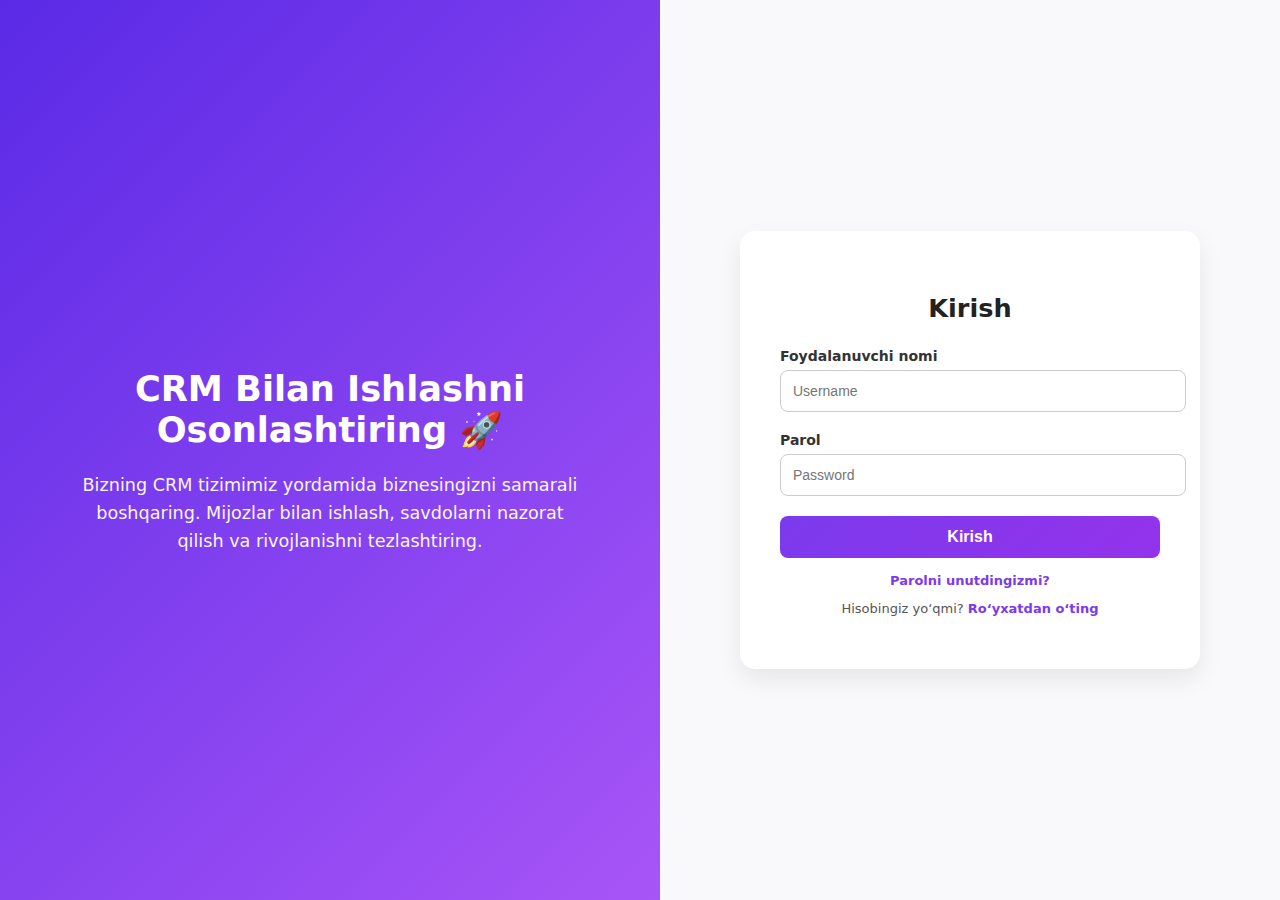
<file: First-project/index.html>
<!DOCTYPE html>
<html lang="uz">
<head>
  <meta charset="UTF-8">
  <meta name="viewport" content="width=device-width, initial-scale=1.0">
  <title>CRM Login - Biznesingiz uchun tizim</title>
  <meta name="description" content="Bizning CRM tizimimiz orqali biznesingizni rivojlantiring. Login qiling va mijozlarni boshqarishni samarali boshlang.">
  <style>
    body {
      margin: 0;
      font-family: system-ui, -apple-system, "Segoe UI", Roboto, sans-serif;
      display: flex;
      height: 100vh;
      background-color: #f9f9fb;
      color: #222;
    }

    .container {
      display: flex;
      width: 100%;
    }

    aside {
      flex: 1;
      background: linear-gradient(135deg, #5a2ae6, #a855f7);
      color: #fff;
      display: flex;
      justify-content: center;
      align-items: center;
      text-align: center;
      padding: 40px;
    }

    aside h1 {
      font-size: 2.2rem;
      margin-bottom: 20px;
    }

    aside p {
      font-size: 1.1rem;
      line-height: 1.6;
      opacity: 0.95;
      max-width: 500px;
      margin: 0 auto;
    }

    main {
      flex: 1;
      display: flex;
      justify-content: center;
      align-items: center;
      padding: 20px;
    }

    section[role="form"] {
      width: 100%;
      max-width: 380px;
      padding: 40px;
      background: #fff;
      border-radius: 15px;
      box-shadow: 0 10px 25px rgba(0,0,0,0.08);
    }

    section[role="form"] h2 {
      text-align: center;
      margin-bottom: 25px;
      color: #222;
      font-size: 1.6rem;
    }

    label {
      font-size: 14px;
      font-weight: 600;
      display: block;
      margin-bottom: 6px;
      color: #333;
    }

    input {
      width: 100%;
      padding: 12px;
      margin-bottom: 20px;
      border: 1px solid #ccc;
      border-radius: 8px;
      font-size: 14px;
      transition: 0.3s;
    }

    input:focus {
      border-color: #7c3aed;
      outline: none;
      box-shadow: 0 0 6px rgba(124, 58, 237, 0.4);
    }

    button {
      width: 100%;
      padding: 12px;
      background: linear-gradient(135deg, #7c3aed, #9333ea);
      border: none;
      color: #fff;
      font-size: 16px;
      font-weight: bold;
      border-radius: 8px;
      cursor: pointer;
      transition: 0.3s;
    }

    button:hover {
      background: linear-gradient(135deg, #5b21b6, #7e22ce);
      transform: translateY(-2px);
      box-shadow: 0 5px 15px rgba(124,58,237,0.4);
    }

    .extra {
      margin-top: 15px;
      font-size: 13px;
      text-align: center;
      color: #555;
    }

    .extra a {
      color: #7c3aed;
      text-decoration: none;
      font-weight: 600;
    }

    .extra a:hover {
      text-decoration: underline;
    }

    @media (max-width: 900px) {
      aside {
        display: none;
      }
      main {
        flex: 1;
      }
    }
  </style>
</head>
<body>
  <div class="container">
    <!-- CRM reklama -->
    <aside>
      <div>
        <h1>CRM Bilan Ishlashni Osonlashtiring 🚀</h1>
        <p>
          Bizning CRM tizimimiz yordamida biznesingizni samarali boshqaring.
          Mijozlar bilan ishlash, savdolarni nazorat qilish va rivojlanishni tezlashtiring.
        </p>
      </div>
    </aside>

    <!-- Login form -->
    <main>
      <section role="form" aria-labelledby="login-title">
        <h2 id="login-title">Kirish</h2>
        <form action="#" method="POST" autocomplete="on">
          <label for="username">Foydalanuvchi nomi</label>
          <input type="text" id="username" name="username" placeholder="Username" required autocomplete="username">

          <label for="password">Parol</label>
                    <input type="password" id="password" name="password" placeholder="Password" required autocomplete="current-password">
          <button type="submit">Kirish</button>

          <div class="extra">
            <p><a href="#">Parolni unutdingizmi?</a></p>
            <p>Hisobingiz yo‘qmi? <a href="#">Ro‘yxatdan o‘ting</a></p>
          </div>
        </form>
      </section>
    </main>
  </div>
</body>
</html>
</file>
